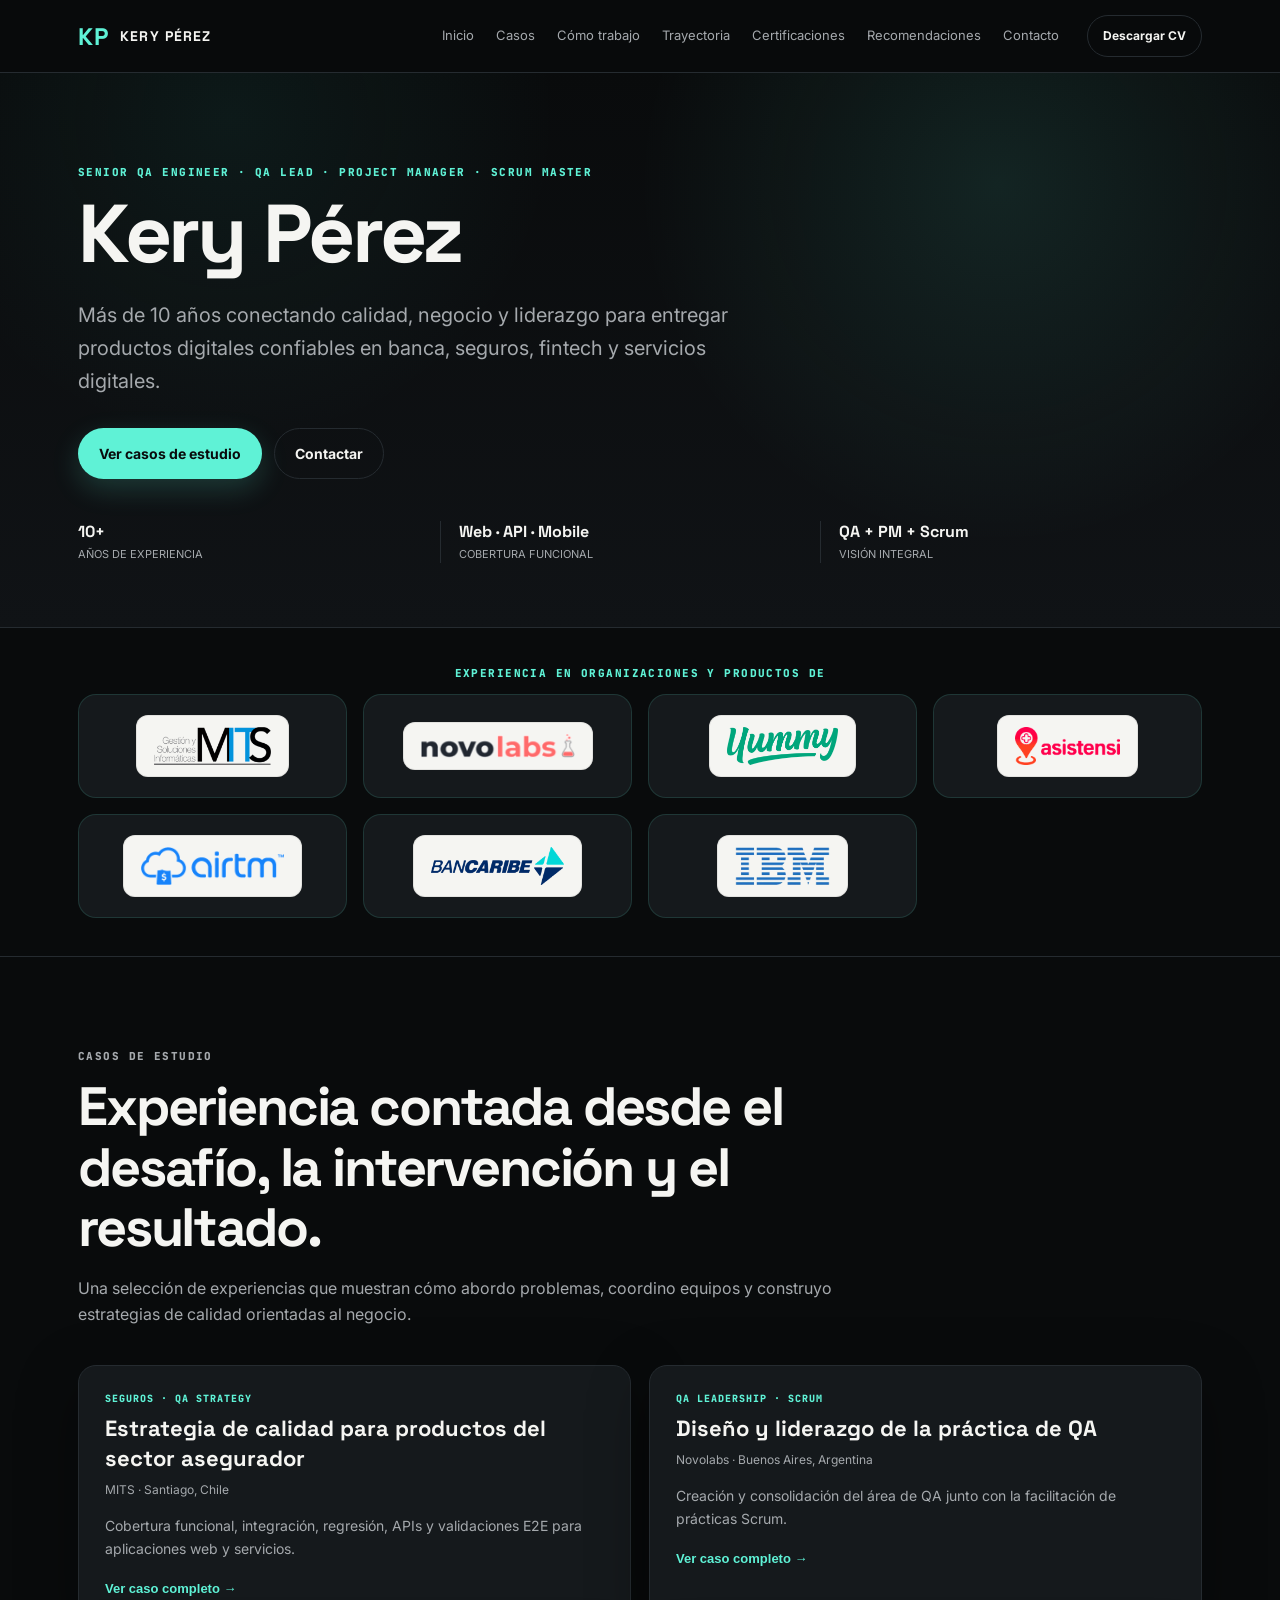
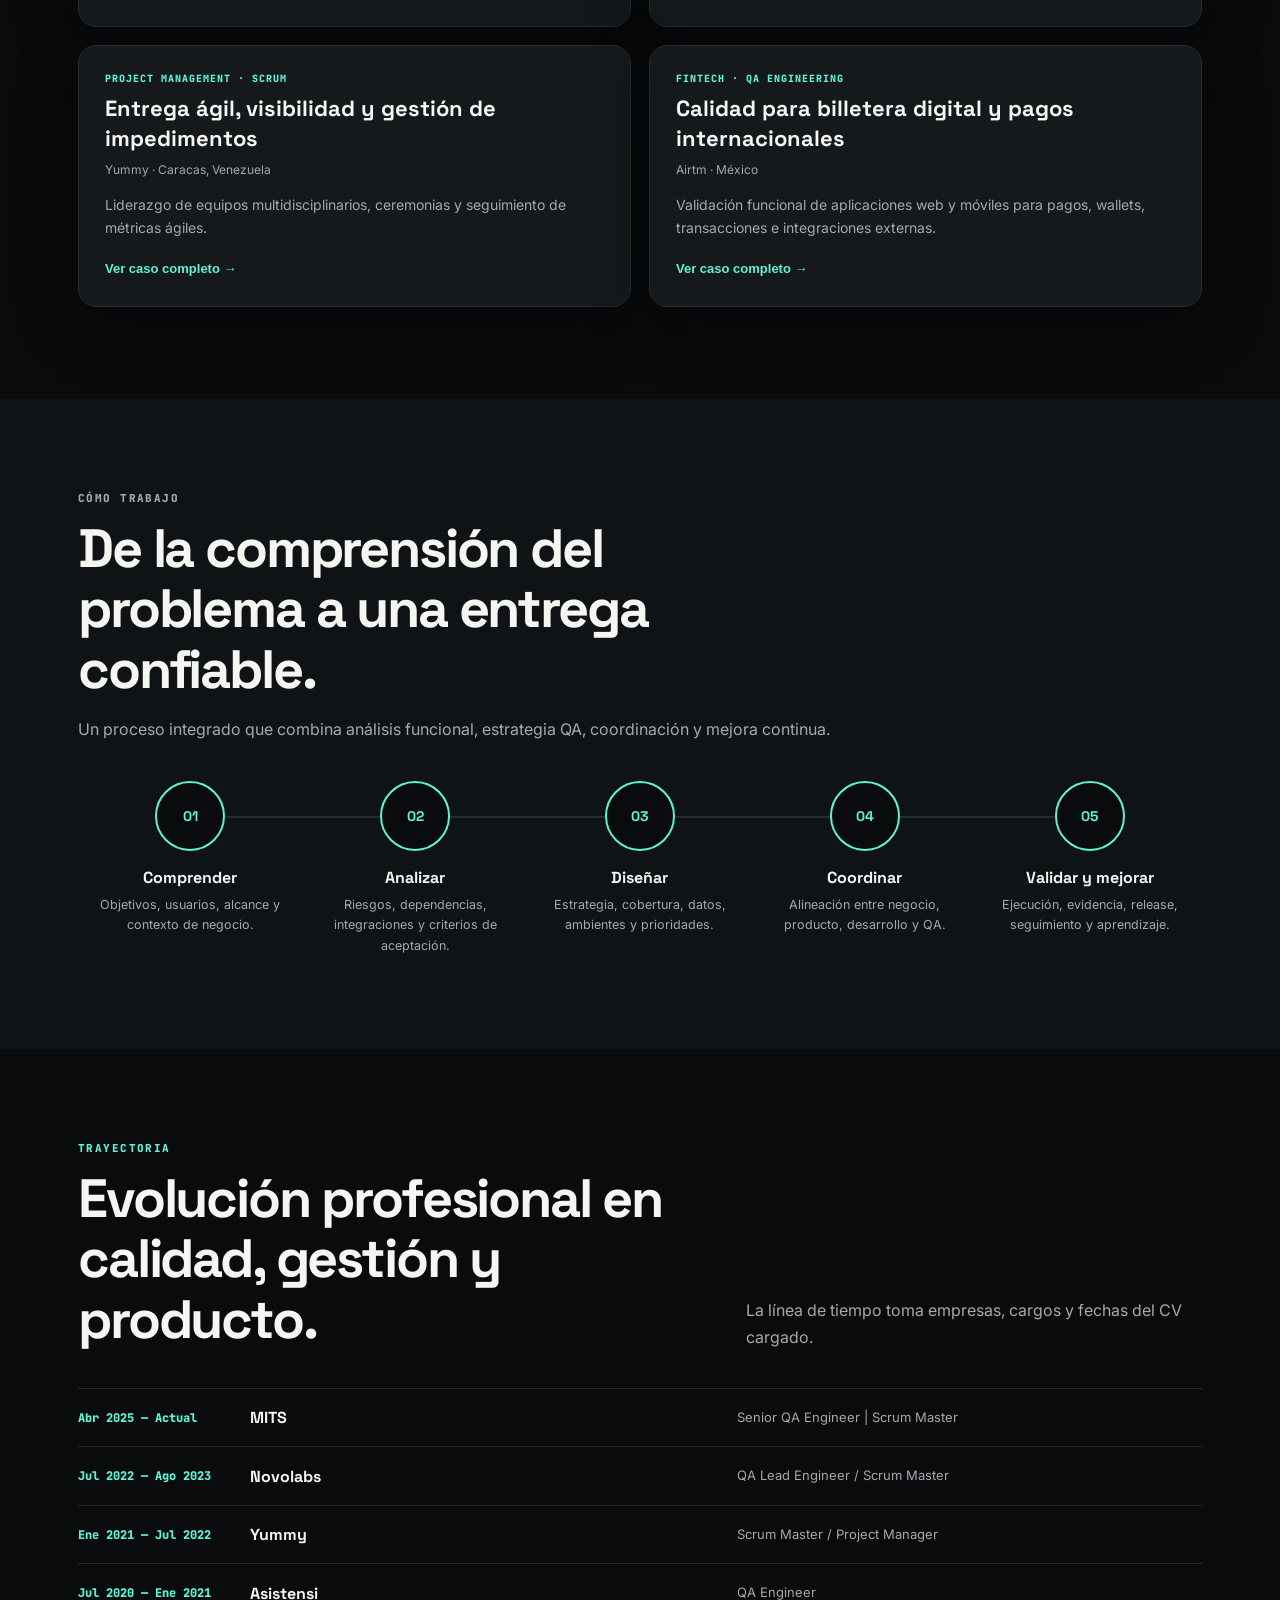
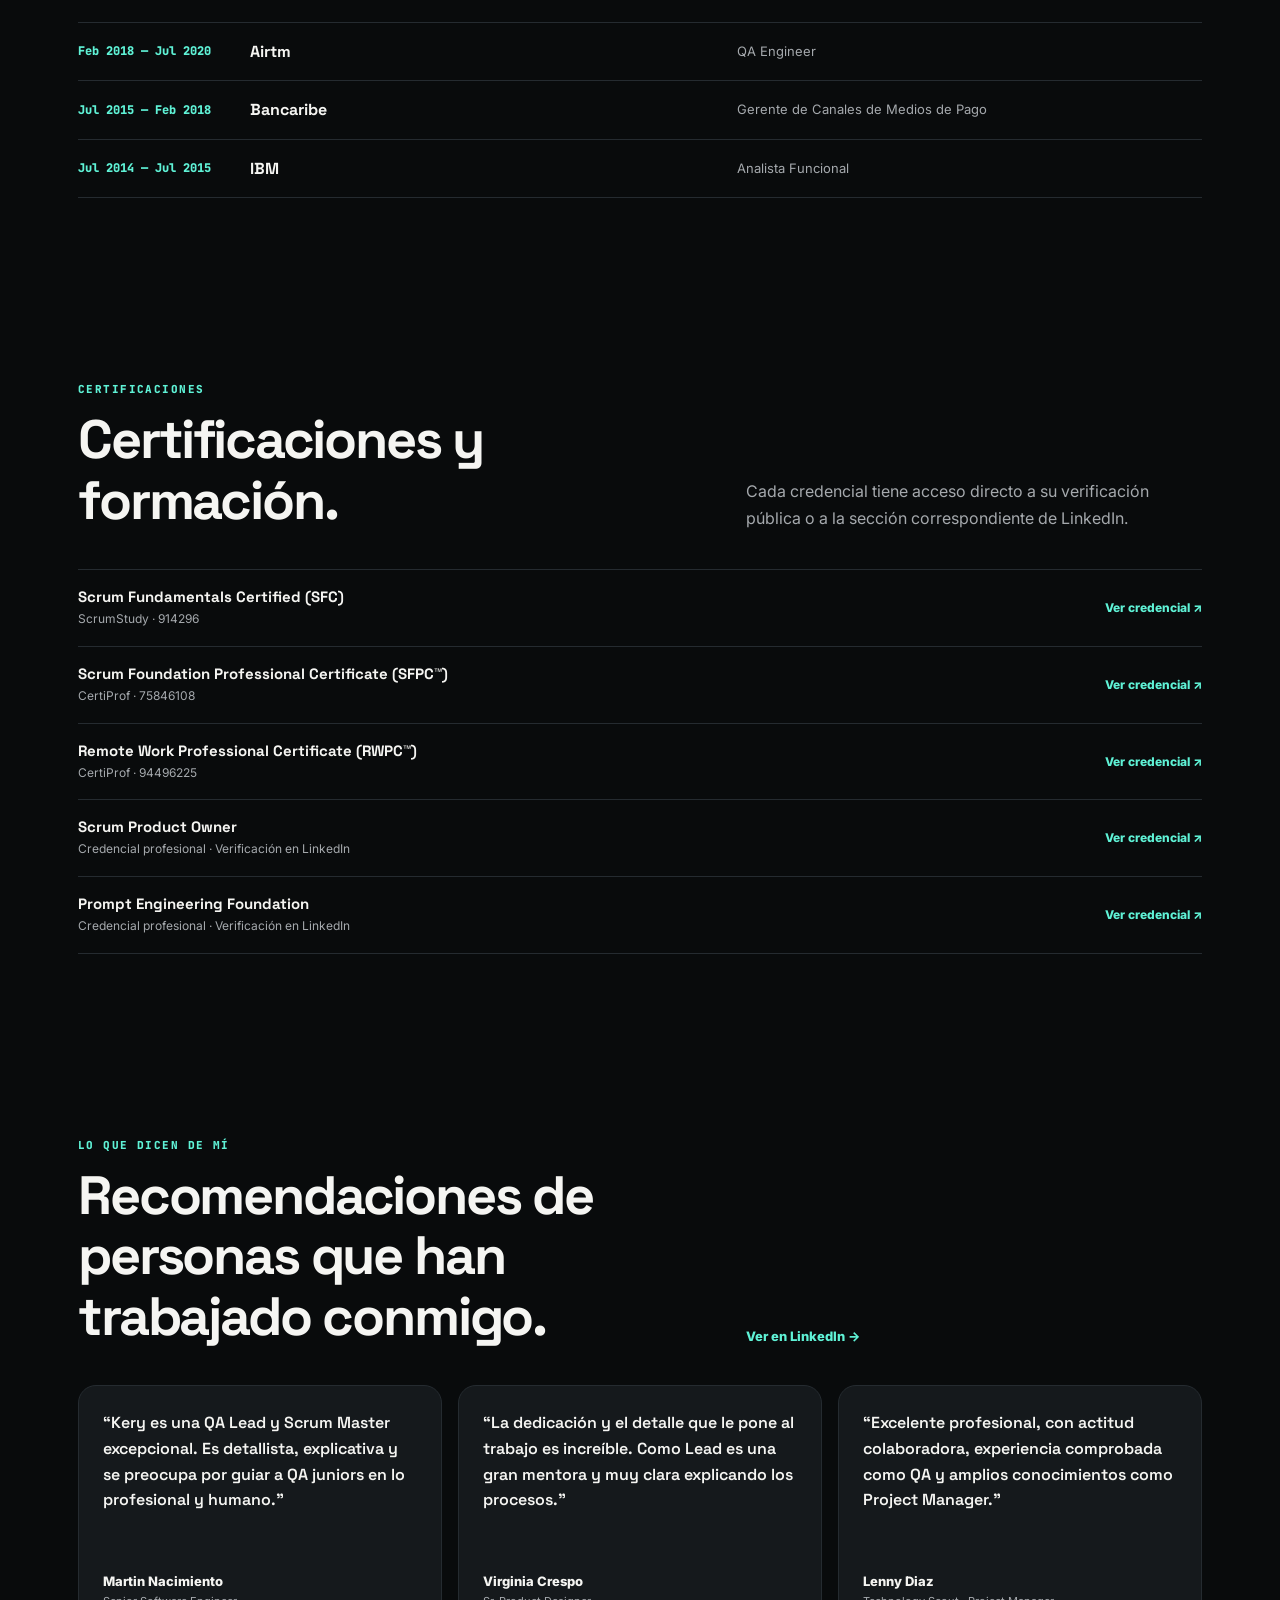
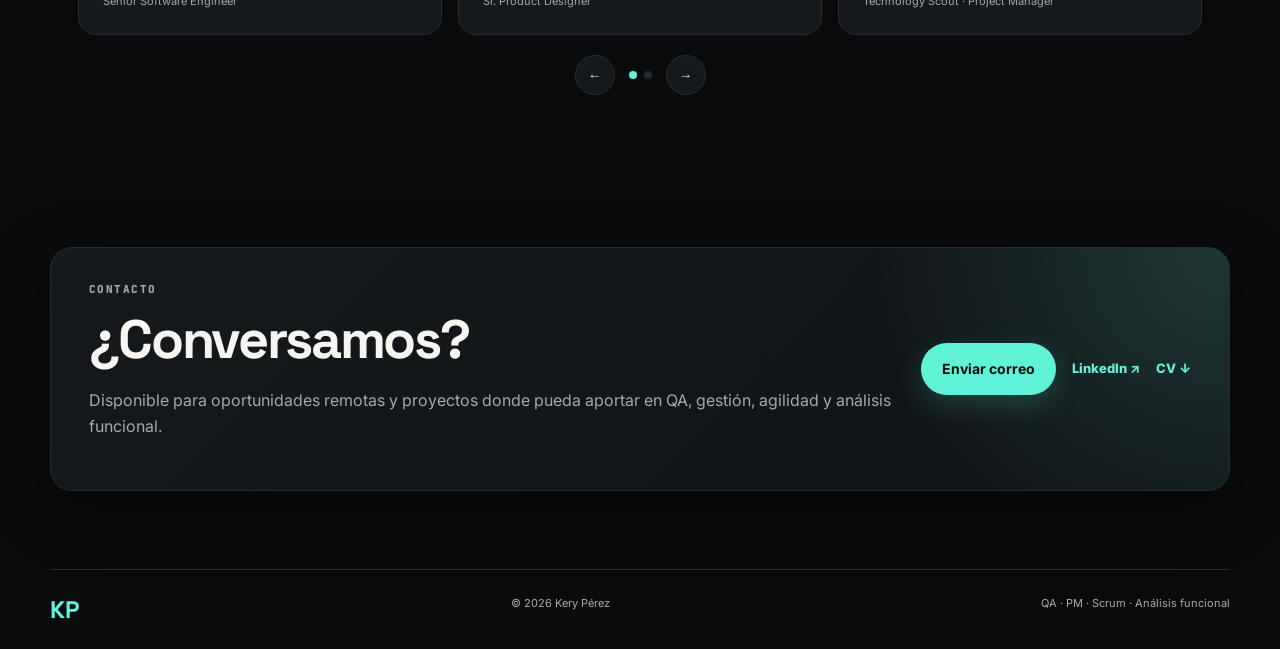
<file: index.html>
<!DOCTYPE html>
<html lang="es">
<head>
  <meta charset="UTF-8">
  <meta name="viewport" content="width=device-width, initial-scale=1.0">

  <title>Kery Pérez — QA Leadership · Project Management · Scrum</title>

  <meta
    name="description"
    content="Portafolio profesional de Kery Pérez: QA Leadership, Project Management, Scrum y análisis funcional para banca, seguros y fintech."
  >

  <link rel="preconnect" href="https://fonts.googleapis.com">
  <link rel="preconnect" href="https://fonts.gstatic.com" crossorigin>

 <link
  href="https://fonts.googleapis.com/css2?family=Inter:wght@400;500;600;700&family=JetBrains+Mono:wght@500;600;700&family=Space+Grotesk:wght@500;600;700&display=swap"
  rel="stylesheet"
>

  <link rel="stylesheet" href="assets/css/styles.css">
</head>

<body>

<header class="site-header">
  <div class="wrap nav">

    <a class="brand" href="#inicio">
      <span class="brand-mark">KP</span>
      <span>Kery Pérez</span>
    </a>

    <button
      class="nav-toggle"
      id="navToggle"
      aria-label="Abrir menú"
      type="button"
    >
      ☰
    </button>

    <nav class="nav-links" id="navLinks" aria-label="Navegación principal">
      <a href="#inicio">Inicio</a>
      <a href="#casos">Casos</a>
      <a href="#metodo">Cómo trabajo</a>
      <a href="#trayectoria">Trayectoria</a>
      <a href="#certificaciones">Certificaciones</a>
      <a href="#recomendaciones">Recomendaciones</a>
      <a href="#contacto">Contacto</a>
    </nav>

    <a
      class="btn btn-outline nav-cv"
      href="assets/docs/CV_Kery_Perez_2026.pdf"
      download
    >
      Descargar CV
    </a>

  </div>
</header>

<main>

  <!-- HERO -->
  <section class="hero" id="inicio">
    <div class="wrap hero-content">

      <div>
        <p class="eyebrow">
          Senior QA Engineer · QA Lead · Project Manager · Scrum Master
        </p>

        <h1>Kery Pérez</h1>

        <p class="hero-lede">
          Más de 10 años conectando calidad, negocio y liderazgo para entregar
          productos digitales confiables en banca, seguros, fintech y servicios
          digitales.
        </p>

        <div class="hero-actions">
          <a class="btn btn-primary" href="#casos">
            Ver casos de estudio
          </a>

          <a class="btn btn-secondary" href="#contacto">
            Contactar
          </a>
        </div>

        <div class="stats">

          <div>
            <strong>10+</strong>
            <span>Años de experiencia</span>
          </div>

          <div>
            <strong>Web · API · Mobile</strong>
            <span>Cobertura funcional</span>
          </div>

          <div>
            <strong>QA + PM + Scrum</strong>
            <span>Visión integral</span>
          </div>

        </div>
      </div>

    </div>
  </section>

  <!-- EMPRESAS -->
  <section class="company-section">
    <div class="wrap">

      <p class="section-label center">
        Experiencia en organizaciones y productos de
      </p>

      <div class="company-grid" id="companyGrid"></div>

    

    </div>
  </section>

  <!-- CASOS DE ESTUDIO -->
  <section class="section" id="casos">
  <div class="wrap">

    <div class="section-head cases-heading">
      <p class="section-label">Casos de estudio</p>

      <h2>
        Experiencia contada desde el desafío,
        la intervención y el resultado.
      </h2>

      <p class="cases-intro">
        Una selección de experiencias que muestran cómo abordo problemas,
        coordino equipos y construyo estrategias de calidad orientadas al negocio.
      </p>
    </div>

    <div class="case-grid" id="caseGrid"></div>

  </div>
</section>
  <!-- CÓMO TRABAJO -->
  <section class="section method-section" id="metodo">
    <div class="wrap">

      <div class="section-head">

        <p class="section-label">Cómo trabajo</p>

        <h2>
          De la comprensión del problema a una entrega confiable.
        </h2>

        <p>
          Un proceso integrado que combina análisis funcional, estrategia QA,
          coordinación y mejora continua.
        </p>

      </div>

      <div class="method-flow" id="methodFlow"></div>

    </div>
  </section>

  <!-- TRAYECTORIA -->
  <section class="section" id="trayectoria">
    <div class="wrap">

      <div class="section-head split">

        <div>
          <p class="section-label">Trayectoria</p>

          <h2>
            Evolución profesional en calidad, gestión y producto.
          </h2>
        </div>

        <p>
          La línea de tiempo toma empresas, cargos y fechas del CV cargado.
        </p>

      </div>

      <div class="timeline" id="timeline"></div>

    </div>
  </section>

  <!--
    CONTENEDOR OCULTO REQUERIDO POR EL JAVASCRIPT.
    No se muestra en pantalla, pero evita que app.js se detenga
    cuando intenta cargar los recursos.
  -->
  <div id="libraryGrid" hidden></div>

  <!-- CERTIFICACIONES -->
  <section
    class="section certification-section"
    id="certificaciones"
  >
    <div class="wrap">

      <div class="section-head split">

        <div>
          <p class="section-label">Certificaciones</p>

          <h2>
            Certificaciones y formación.
          </h2>
        </div>

        <p>
          Cada credencial tiene acceso directo a su verificación pública o a la
          sección correspondiente de LinkedIn.
        </p>

      </div>

      <div
        class="certification-list"
        id="certificationList"
      ></div>

    </div>
  </section>

  <!-- RECOMENDACIONES -->
  <section class="section" id="recomendaciones">
    <div class="wrap">

      <div class="section-head split">

        <div>
          <p class="section-label">Lo que dicen de mí</p>

          <h2>
            Recomendaciones de personas que han trabajado conmigo.
          </h2>
        </div>

        <a
          class="text-link"
          href="https://www.linkedin.com/in/kandreinaperez/details/recommendations/"
          target="_blank"
          rel="noopener noreferrer"
        >
          Ver en LinkedIn →
        </a>

      </div>

      <div class="carousel">
        <div
          class="recommendation-track"
          id="recommendationTrack"
        ></div>
      </div>

      <div class="carousel-controls">

        <button
          id="prevRec"
          aria-label="Recomendación anterior"
          type="button"
        >
          ←
        </button>

        <div id="recDots"></div>

        <button
          id="nextRec"
          aria-label="Siguiente recomendación"
          type="button"
        >
          →
        </button>

      </div>

    </div>
  </section>

  <!-- CONTACTO -->
  <section class="contact-section" id="contacto">
    <div class="wrap contact-card">

      <div>
        <p class="section-label">Contacto</p>

        <h2>¿Conversamos?</h2>

        <p>
          Disponible para oportunidades remotas y proyectos donde pueda aportar
          en QA, gestión, agilidad y análisis funcional.
        </p>
      </div>

      <div class="contact-actions">

        <a
          class="btn btn-primary"
          href="mailto:kery.aph@gmail.com"
        >
          Enviar correo
        </a>

        <a
          class="text-link"
          href="https://www.linkedin.com/in/kandreinaperez/"
          target="_blank"
          rel="noopener noreferrer"
        >
          LinkedIn ↗
        </a>

        <a
          class="text-link"
          href="assets/docs/CV_Kery_Perez_2026.pdf"
          download
        >
          CV ↓
        </a>

      </div>

    </div>
  </section>

</main>

<footer>
  <div class="wrap footer-inner">

    <span class="brand-mark">KP</span>

    <span>© 2026 Kery Pérez</span>

    <span>
      QA · PM · Scrum · Análisis funcional
    </span>

  </div>
</footer>

<script src="assets/js/data.js"></script>
<script src="assets/js/app.js"></script>

</body>
</html>
</file>
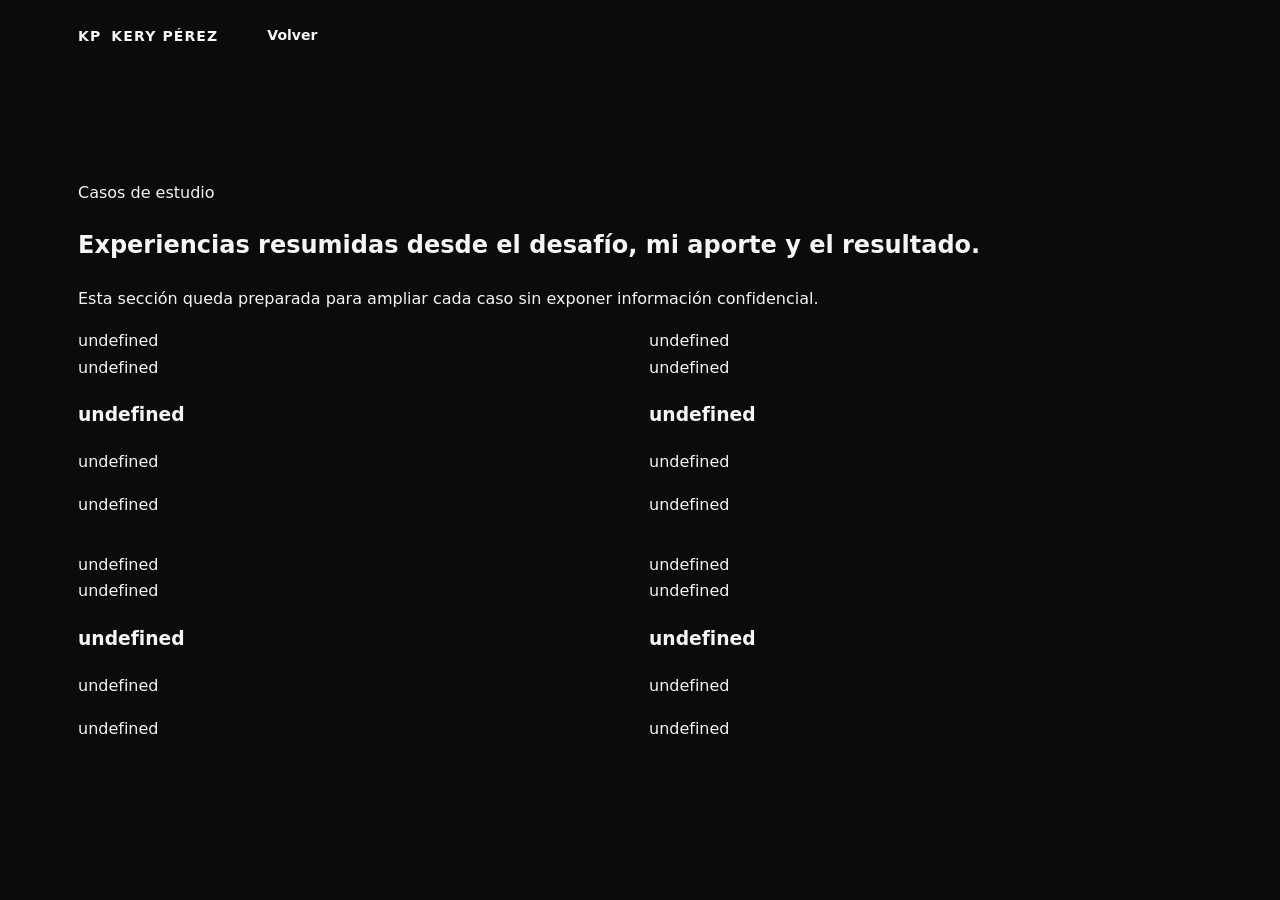
<file: projects/index.html>
<!doctype html><html lang="es"><head><meta charset="utf-8"><meta name="viewport" content="width=device-width,initial-scale=1"><title>Casos — Kery Pérez</title><link rel="stylesheet" href="../assets/css/styles.css"></head><body><header class="header"><div class="wrap nav"><a class="brand" href="../index.html"><span>KP</span>Kery Pérez</a><a class="btn outline" href="../index.html">Volver</a></div></header><main class="section"><div class="wrap"><p class="label">Casos de estudio</p><div class="head"><h2>Experiencias resumidas desde el desafío, mi aporte y el resultado.</h2><p>Esta sección queda preparada para ampliar cada caso sin exponer información confidencial.</p></div><div class="case-grid" id="cases"></div></div></main><script src="../assets/js/data.js"></script><script>document.querySelector('#cases').innerHTML=DATA.cases.map(x=>`<article class="card"><div class="icon">${x[0]}</div><div class="category">${x[1]}</div><h3>${x[2]}</h3><div class="client">${x[3]}</div><p>${x[4]}</p></article>`).join('')</script></body></html>
</file>
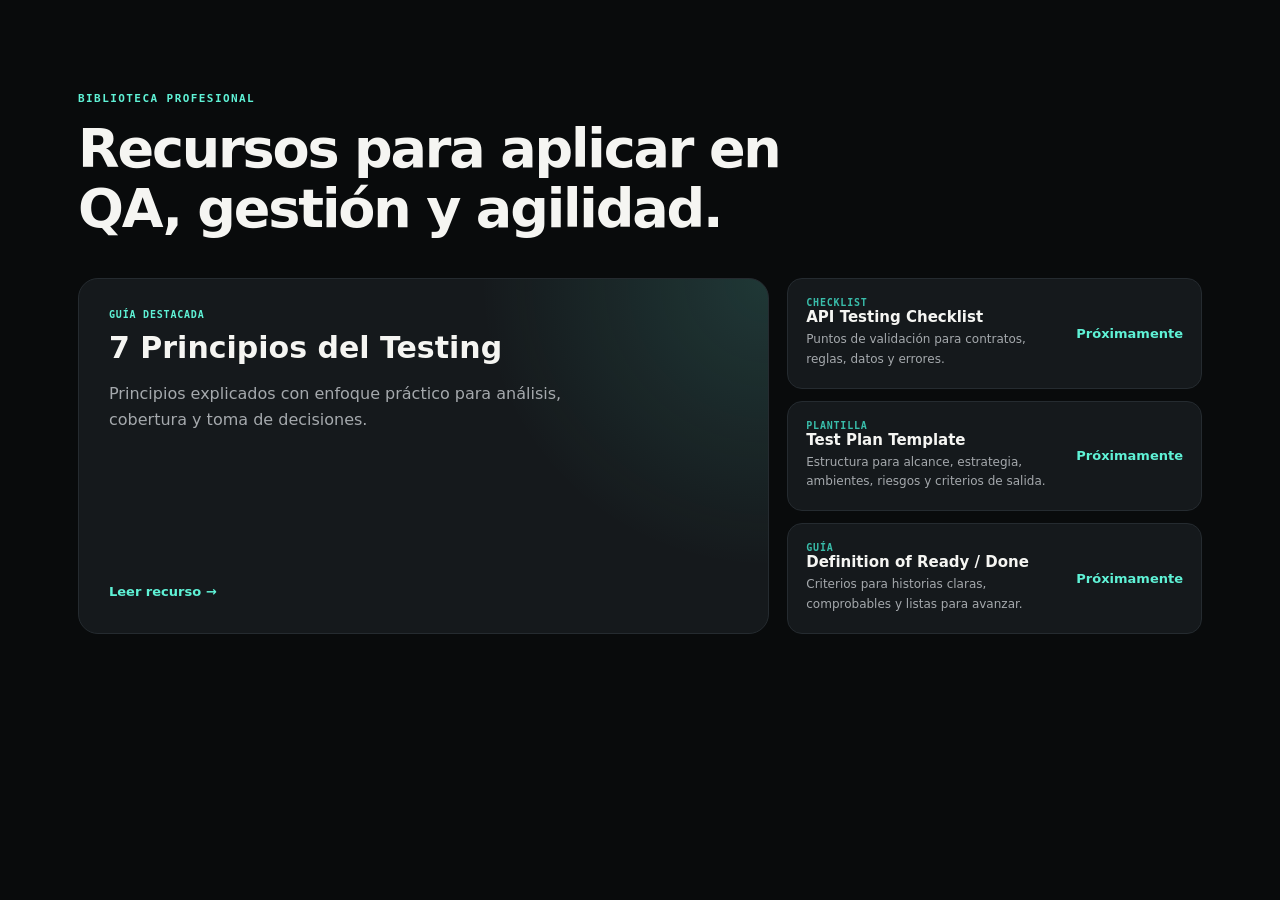
<file: resources/index.html>
<!doctype html><html lang="es"><head><meta charset="utf-8"><meta name="viewport" content="width=device-width,initial-scale=1"><title>Biblioteca profesional — Kery Pérez</title><link rel="stylesheet" href="../assets/css/styles.css"></head><body><main class="section"><div class="wrap"><p class="section-label">Biblioteca profesional</p><div class="section-head"><h2>Recursos para aplicar en QA, gestión y agilidad.</h2></div><div class="library-layout" id="libraryGrid"></div></div></main><script src="../assets/js/data.js"></script><script>const [f,...r]=DATA.resources;document.querySelector('#libraryGrid').innerHTML=`<article class="resource-feature"><div><div class="resource-type">${f.type}</div><h3>${f.title}</h3><p>${f.desc}</p></div><a class="text-link" href="7-principios-del-testing.html">Leer recurso →</a></article><div class="resource-list">${r.map(x=>`<article class="resource-row"><div><div class="resource-type">${x.type}</div><h3>${x.title}</h3><p>${x.desc}</p></div><span class="text-link">Próximamente</span></article>`).join('')}</div>`</script></body></html>
</file>
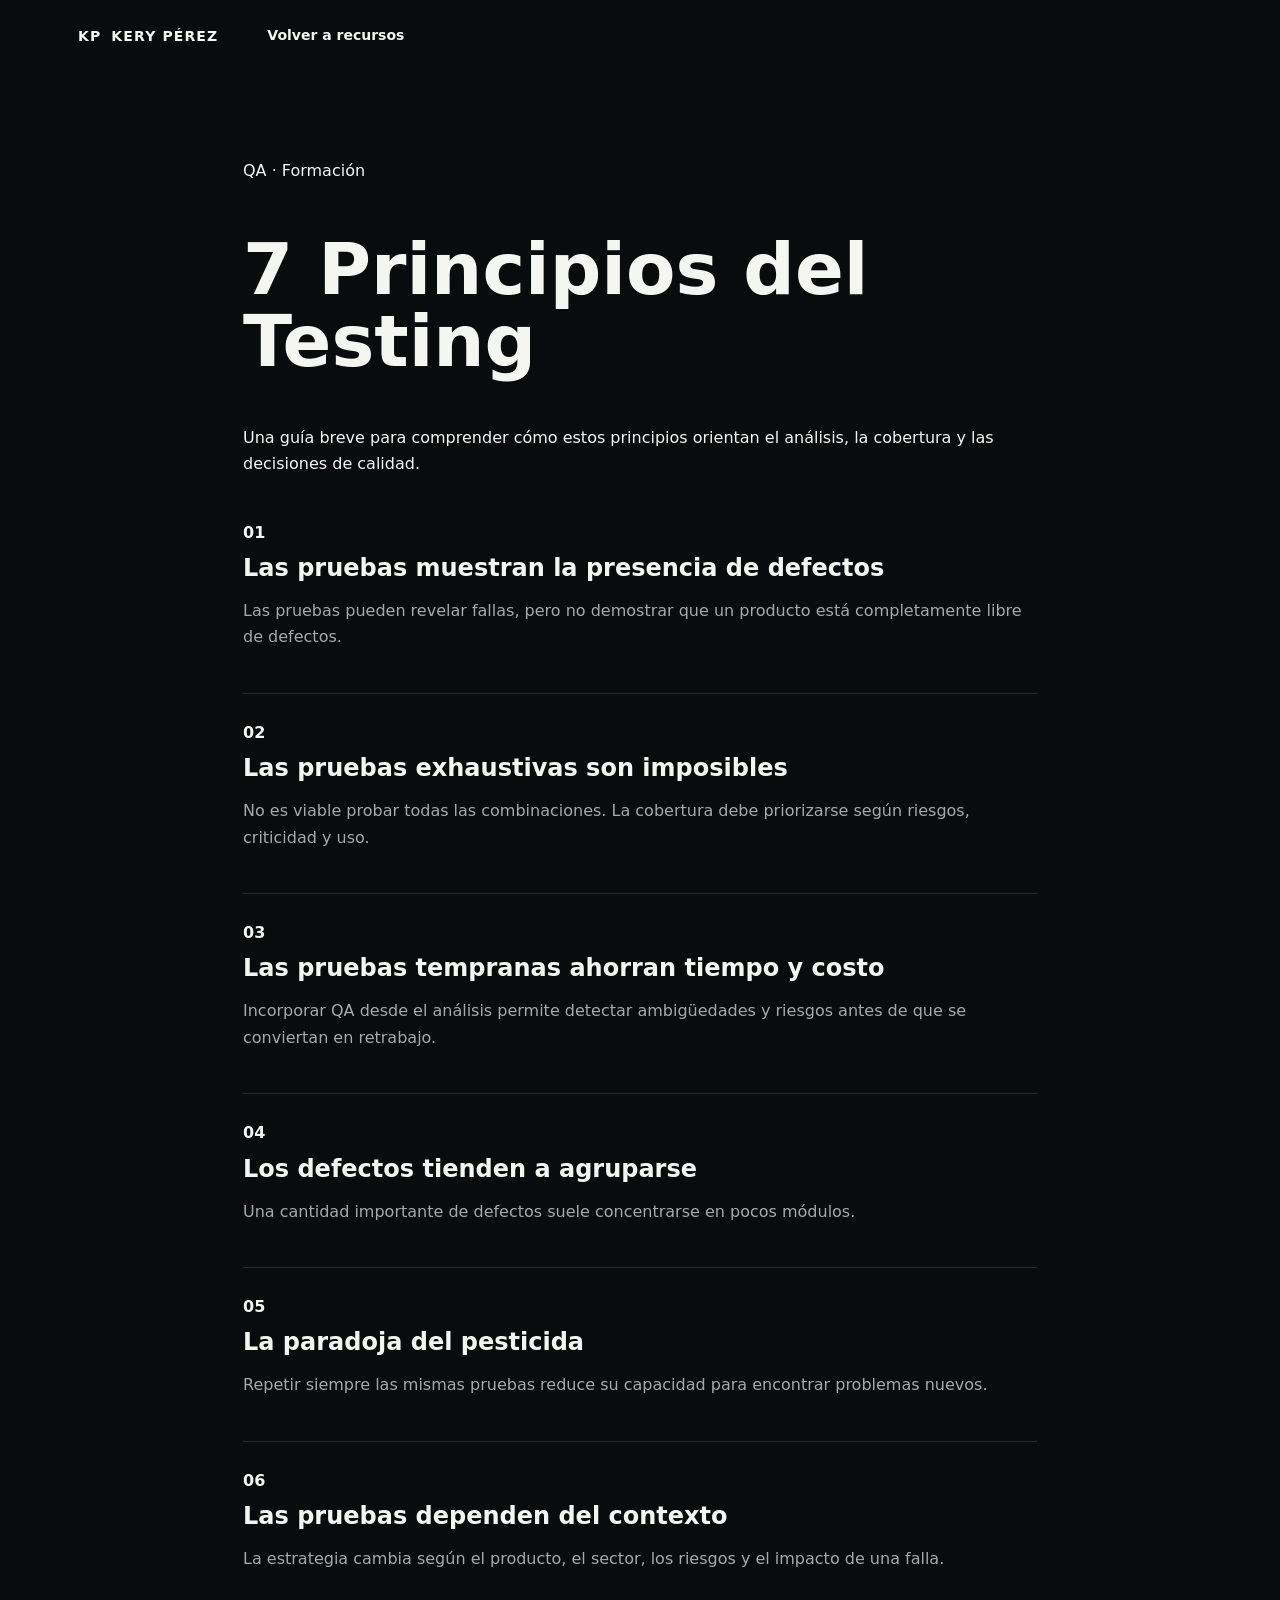
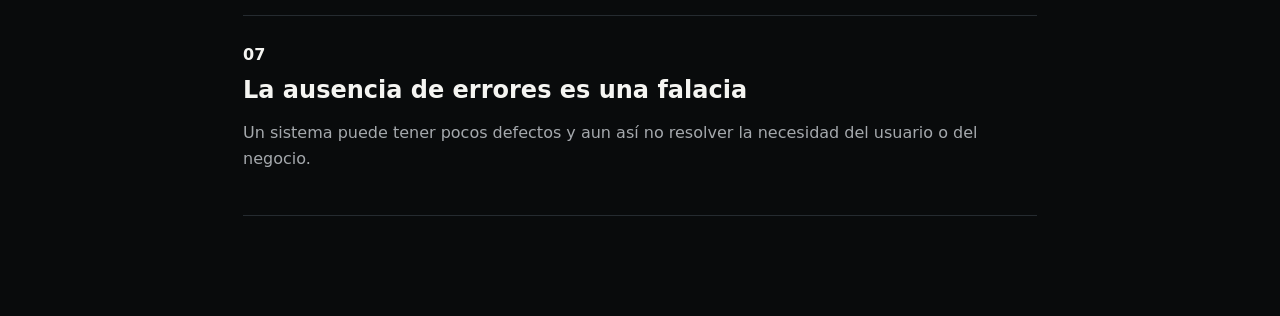
<file: resources/7-principios-del-testing.html>
<!doctype html><html lang="es"><head><meta charset="utf-8"><meta name="viewport" content="width=device-width,initial-scale=1"><title>7 Principios del Testing — Kery Pérez</title><link rel="stylesheet" href="../assets/css/styles.css"><style>.article{max-width:850px;margin:auto;padding:70px 28px 100px}.article h1{font:700 clamp(44px,6vw,72px)/1 var(--display)}.principle{padding:26px 0;border-bottom:1px solid var(--line)}.principle h2{font:700 24px var(--heading);margin:8px 0}.principle p{color:var(--muted)}</style></head><body><header class="header"><div class="wrap nav"><a class="brand" href="../index.html"><span>KP</span>Kery Pérez</a><a class="btn outline" href="index.html">Volver a recursos</a></div></header><main class="article"><p class="label">QA · Formación</p><h1>7 Principios del Testing</h1><p class="lede">Una guía breve para comprender cómo estos principios orientan el análisis, la cobertura y las decisiones de calidad.</p><section class="principle"><b>01</b><h2>Las pruebas muestran la presencia de defectos</h2><p>Las pruebas pueden revelar fallas, pero no demostrar que un producto está completamente libre de defectos.</p></section><section class="principle"><b>02</b><h2>Las pruebas exhaustivas son imposibles</h2><p>No es viable probar todas las combinaciones. La cobertura debe priorizarse según riesgos, criticidad y uso.</p></section><section class="principle"><b>03</b><h2>Las pruebas tempranas ahorran tiempo y costo</h2><p>Incorporar QA desde el análisis permite detectar ambigüedades y riesgos antes de que se conviertan en retrabajo.</p></section><section class="principle"><b>04</b><h2>Los defectos tienden a agruparse</h2><p>Una cantidad importante de defectos suele concentrarse en pocos módulos.</p></section><section class="principle"><b>05</b><h2>La paradoja del pesticida</h2><p>Repetir siempre las mismas pruebas reduce su capacidad para encontrar problemas nuevos.</p></section><section class="principle"><b>06</b><h2>Las pruebas dependen del contexto</h2><p>La estrategia cambia según el producto, el sector, los riesgos y el impacto de una falla.</p></section><section class="principle"><b>07</b><h2>La ausencia de errores es una falacia</h2><p>Un sistema puede tener pocos defectos y aun así no resolver la necesidad del usuario o del negocio.</p></section></main></body></html>
</file>
<file: assets/css/styles.css>
:root {
  --bg: #090B0C;
  --paper: #15191C;
  --paper2: #101316;
  --text: #F5F5F2;
  --muted: #A5A9AD;
  --line: #252B30;
  --accent: #5FF2D6;
  --accent2: #39BDAA;
  --accentSoft: rgba(95, 242, 214, 0.10);
  --navy: #15191C;
  --shadow: 0 18px 60px rgba(0, 0, 0, 0.35);
  --radius: 20px;
  --display: "Space Grotesk", system-ui, sans-serif;
  --heading: "Space Grotesk", system-ui, sans-serif;
  --body: "Inter", system-ui, sans-serif;
  --mono: "JetBrains Mono", monospace;
  --container: 1180px;
}

* {
  box-sizing: border-box;
}

html {
  scroll-behavior: smooth;
}

body {
  margin: 0;
  color: var(--text);
  background: var(--bg);
  font-family: var(--body);
  line-height: 1.65;
}

a {
  text-decoration: none;
  color: inherit;
}

.wrap {
  max-width: var(--container);
  margin: auto;
  padding: 0 28px;
}

.section {
  padding: 92px 0;
}

.site-header {
  position: sticky;
  top: 0;
  z-index: 30;
  background: rgba(9, 11, 12, 0.88);
  backdrop-filter: blur(14px);
  border-bottom: 1px solid var(--line);
}

.nav {
  height: 72px;
  display: flex;
  align-items: center;
  gap: 28px;
}

.brand {
  display: flex;
  align-items: center;
  gap: 10px;
  font: 700 14px var(--heading);
  text-transform: uppercase;
  letter-spacing: 0.08em;
  color: var(--text);
}

.brand-mark {
  font: 700 24px var(--heading);
  color: var(--accent);
}

.nav-links {
  margin-left: auto;
  display: flex;
  gap: 22px;
}

.nav-links a {
  font-size: 13px;
  color: var(--muted);
  transition: color 0.2s ease;
}

.nav-links a:hover {
  color: var(--accent);
}

.nav-toggle {
  display: none;
  border: 1px solid var(--line);
  background: var(--paper);
  color: var(--text);
  font-size: 22px;
  border-radius: 10px;
}

.btn {
  display: inline-flex;
  align-items: center;
  justify-content: center;
  padding: 13px 20px;
  border-radius: 999px;
  border: 1px solid transparent;
  font-weight: 700;
  font-size: 14px;
  transition: all 0.2s ease;
}

.btn-primary {
  background: var(--accent);
  color: var(--bg);
  box-shadow: 0 10px 28px rgba(95, 242, 214, 0.18);
}

.btn-primary:hover {
  background: transparent;
  color: var(--accent);
  border-color: var(--accent);
  transform: translateY(-2px);
}

.btn-secondary,
.btn-outline {
  background: transparent;
  color: var(--text);
  border-color: var(--line);
}

.btn-secondary:hover,
.btn-outline:hover {
  color: var(--accent);
  border-color: var(--accent);
  transform: translateY(-2px);
}

.nav-cv {
  padding: 10px 15px;
  font-size: 12px;
}

.hero {
  padding: 92px 0 64px;
  background:
    radial-gradient(circle at 78% 20%, rgba(95, 242, 214, 0.10), transparent 33%),
    radial-gradient(circle at 18% 8%, rgba(57, 189, 170, 0.08), transparent 28%),
    linear-gradient(180deg, #090B0C, #101316);
}

.hero-grid {
  display: grid;
  grid-template-columns: 1.08fr 0.92fr;
  gap: 72px;
  align-items: center;
}

.eyebrow,
.section-label {
  color: var(--accent);
  font: 800 11px var(--mono);
  letter-spacing: 0.13em;
  text-transform: uppercase;
  margin: 0 0 14px;
}

.center {
  text-align: center;
}

.hero h1,
.section-head h2,
.contact-card h2 {
  font: 700 clamp(48px, 7vw, 82px) / 1 var(--display);
  letter-spacing: -0.04em;
  margin: 0;
  color: var(--text);
}

.section-head h2,
.contact-card h2 {
  font-size: clamp(34px, 4.8vw, 54px);
  line-height: 1.12;
}

.hero-lede {
  font-size: 20px;
  color: var(--muted);
  max-width: 650px;
  margin: 24px 0 0;
}

.hero-actions {
  display: flex;
  gap: 12px;
  margin-top: 30px;
}

.stats {
  display: grid;
  grid-template-columns: repeat(3, 1fr);
  gap: 18px;
  margin-top: 42px;
}

.stats div {
  border-right: 1px solid var(--line);
  padding-right: 14px;
}

.stats div:last-child {
  border: 0;
}

.stats strong {
  display: block;
  font: 800 16px var(--heading);
  color: var(--text);
}

.stats span {
  display: block;
  color: var(--muted);
  font-size: 11px;
  text-transform: uppercase;
  margin-top: 3px;
}

.hero-card {
  position: relative;
}

.portrait-frame {
  height: 470px;
  border-radius: 38px;
  background:
    linear-gradient(145deg, rgba(95, 242, 214, 0.16), rgba(21, 25, 28, 0.95));
  border: 1px solid var(--line);
  overflow: hidden;
  display: grid;
  place-items: center;
  box-shadow: var(--shadow);
}

.portrait-frame img {
  width: 100%;
  height: 100%;
  object-fit: cover;
  object-position: center 16%;
  filter: none;
}

.portrait-placeholder {
  text-align: center;
}

.portrait-placeholder span {
  display: block;
  color: var(--muted);
  font-size: 12px;
  margin-top: 6px;
}

.hero-card blockquote {
  position: absolute;
  right: -10px;
  bottom: 18px;
  background: var(--paper);
  border: 1px solid var(--line);
  box-shadow: var(--shadow);
  border-radius: 14px;
  padding: 18px 22px;
  max-width: 310px;
  margin: 0;
  font-size: 15px;
  color: var(--text);
}

.company-section {
  padding: 38px 0;
  border-top: 1px solid var(--line);
  border-bottom: 1px solid var(--line);
  background: var(--bg);
}

.company-grid {
  display: grid;
  grid-template-columns: repeat(4, 1fr);
  gap: 16px;
}

.company {
  height: 104px;
  border: 1px solid rgba(95, 242, 214, 0.14);
  border-radius: 18px;
  background: #15191C;
  display: grid;
  place-items: center;
  padding: 14px;
  transition: all 0.2s ease;
}

.company:hover {
  border-color: rgba(95, 242, 214, 0.42);
  transform: translateY(-2px);
}

.company img {
  width: auto;
  height: auto;
  max-width: 190px;
  max-height: 62px;
  object-fit: contain;
  filter: none;
  background: #F5F5F2;
  border-radius: 12px;
  padding: 12px 18px;
  box-shadow: inset 0 0 0 1px rgba(9, 11, 12, 0.08);
}

.company-fallback {
  font: 800 18px var(--heading);
  color: var(--text);
}

.logo-note {
  text-align: center;
  color: var(--muted);
  font-size: 11px;
  margin: 16px 0 0;
}

.section-head {
  max-width: 760px;
  margin-bottom: 38px;
}

.section-head > p {
  color: var(--muted);
}

.section-head.split {
  max-width: none;
  display: grid;
  grid-template-columns: 1fr 0.75fr;
  gap: 60px;
  align-items: end;
}

.section-head.split > p {
  margin: 0;
}

.case-grid {
  display: grid;
  grid-template-columns: repeat(2, 1fr);
  gap: 18px;
}

.case-card {
  border: 1px solid var(--line);
  border-radius: 18px;
  background: var(--paper);
  box-shadow: var(--shadow);
  overflow: hidden;
  transition: all 0.2s ease;
}

.case-card:hover {
  border-color: rgba(95, 242, 214, 0.55);
  transform: translateY(-4px);
}

.case-summary {
  padding: 26px;
}

.case-kicker {
  font: 800 10px var(--mono);
  letter-spacing: 0.1em;
  text-transform: uppercase;
  color: var(--accent);
}

.case-card h3 {
  font: 800 22px / 1.35 var(--heading);
  margin: 9px 0 0;
  color: var(--text);
}

.case-client {
  font-size: 12px;
  color: var(--muted);
  margin-top: 6px;
}

.case-summary p {
  color: var(--muted);
  font-size: 14px;
}

.case-toggle {
  border: 0;
  background: none;
  padding: 0;
  color: var(--accent);
  font-weight: 800;
  font-size: 13px;
  cursor: pointer;
}

.case-detail {
  display: none;
  padding: 0 26px 26px;
  border-top: 1px solid var(--line);
}

.case-detail.open {
  display: grid;
  grid-template-columns: repeat(2, 1fr);
  gap: 18px;
  padding-top: 22px;
}

.detail-block h4 {
  font: 800 10px var(--mono);
  text-transform: uppercase;
  letter-spacing: 0.08em;
  color: var(--accent2);
  margin: 0 0 6px;
}

.detail-block p {
  margin: 0;
  font-size: 13.5px;
  color: var(--muted);
}

.detail-result {
  grid-column: 1 / -1;
  background: var(--paper2);
  border: 1px solid var(--line);
  padding: 16px;
  border-radius: 12px;
  font-size: 13.5px;
  color: var(--text);
}

.method-section {
  background: var(--paper2);
}

.method-flow {
  display: grid;
  grid-template-columns: repeat(5, 1fr);
  gap: 0;
  position: relative;
}

.method-flow:before {
  content: "";
  position: absolute;
  left: 8%;
  right: 8%;
  top: 35px;
  height: 2px;
  background: var(--line);
}

.method-step {
  position: relative;
  text-align: center;
  padding: 0 14px;
}

.method-node {
  width: 70px;
  height: 70px;
  border-radius: 50%;
  margin: 0 auto;
  background: var(--bg);
  border: 2px solid var(--accent);
  display: grid;
  place-items: center;
  position: relative;
  z-index: 1;
  font: 800 14px var(--heading);
  color: var(--accent);
}

.method-step h3 {
  font: 800 16px var(--heading);
  margin: 16px 0 0;
  color: var(--text);
}

.method-step p {
  font-size: 12.5px;
  color: var(--muted);
  margin: 7px 0 0;
}

.timeline {
  display: grid;
  gap: 0;
  border-top: 1px solid var(--line);
}

.timeline-item {
  display: grid;
  grid-template-columns: 150px 1fr 1fr;
  gap: 22px;
  padding: 18px 0;
  border-bottom: 1px solid var(--line);
  align-items: center;
}

.timeline-item .period {
  font: 800 12px var(--mono);
  color: var(--accent);
}

.timeline-item h3 {
  font: 800 16px var(--heading);
  margin: 0;
  color: var(--text);
}

.timeline-item p {
  color: var(--muted);
  font-size: 13px;
  margin: 0;
}

.library-section {
  background: var(--paper2);
}

.library-layout {
  display: grid;
  grid-template-columns: 1.25fr 0.75fr;
  gap: 18px;
}

.resource-feature {
  background:
    radial-gradient(circle at top right, rgba(95, 242, 214, 0.14), transparent 18rem),
    var(--paper);
  color: var(--text);
  border: 1px solid var(--line);
  border-radius: 20px;
  padding: 30px;
  min-height: 300px;
  display: flex;
  flex-direction: column;
  justify-content: space-between;
}

.resource-feature .resource-type {
  color: var(--accent);
}

.resource-feature h3 {
  font: 800 30px var(--heading);
  margin: 10px 0;
  color: var(--text);
}

.resource-feature p {
  color: var(--muted);
  max-width: 520px;
}

.resource-list {
  display: grid;
  gap: 12px;
}

.resource-row {
  background: var(--paper);
  border: 1px solid var(--line);
  border-radius: 15px;
  padding: 18px;
  display: grid;
  grid-template-columns: 1fr auto;
  gap: 12px;
  align-items: center;
  transition: all 0.2s ease;
}

.resource-row:hover {
  border-color: rgba(95, 242, 214, 0.55);
  transform: translateY(-2px);
}

.resource-row h3 {
  font: 800 15px var(--heading);
  margin: 0;
  color: var(--text);
}

.resource-row p {
  font-size: 12px;
  color: var(--muted);
  margin: 4px 0 0;
}

.resource-type {
  font: 800 10px var(--mono);
  text-transform: uppercase;
  letter-spacing: 0.08em;
  color: var(--accent2);
}

.text-link {
  color: var(--accent);
  font-weight: 800;
  font-size: 13px;
}

.text-link:hover {
  color: var(--accent2);
}

.carousel {
  overflow: hidden;
}

.recommendation-track {
  display: flex;
  transition: transform 0.4s ease;
}

.recommendation-page {
  min-width: 100%;
  display: grid;
  grid-template-columns: repeat(3, 1fr);
  gap: 16px;
}

.recommendation {
  border: 1px solid var(--line);
  border-radius: 18px;
  padding: 24px;
  background: var(--paper);
  min-height: 250px;
  display: flex;
  flex-direction: column;
  justify-content: space-between;
}

.recommendation blockquote {
  font: 600 16px / 1.6 var(--heading);
  margin: 0;
  color: var(--text);
}

.recommendation .name {
  font-weight: 800;
  font-size: 13px;
  color: var(--text);
}

.recommendation .role {
  font-size: 11px;
  color: var(--muted);
}

.carousel-controls {
  display: flex;
  justify-content: center;
  align-items: center;
  gap: 14px;
  margin-top: 20px;
}

.carousel-controls button {
  width: 40px;
  height: 40px;
  border-radius: 50%;
  border: 1px solid var(--line);
  background: var(--paper);
  color: var(--text);
}

.carousel-controls button:hover {
  border-color: var(--accent);
  color: var(--accent);
}

.carousel-controls #recDots {
  display: flex;
  gap: 7px;
}

.dot {
  width: 8px;
  height: 8px;
  border-radius: 50%;
  background: var(--line);
}

.dot.active {
  background: var(--accent);
}

.contact-section {
  padding: 60px 0 78px;
}

.contact-card {
  background:
    radial-gradient(circle at top right, rgba(95, 242, 214, 0.16), transparent 22rem),
    linear-gradient(135deg, #15191C, #101316);
  border: 1px solid var(--line);
  border-radius: 22px;
  padding: 34px 38px;
  display: grid;
  grid-template-columns: 1fr auto;
  gap: 30px;
  align-items: center;
  box-shadow: var(--shadow);
}

.contact-card p {
  color: var(--muted);
}

.contact-actions {
  display: flex;
  gap: 16px;
  align-items: center;
}

.footer-inner {
  border-top: 1px solid var(--line);
  padding: 24px 0;
  display: flex;
  justify-content: space-between;
  gap: 16px;
  color: var(--muted);
  font-size: 11px;
}

.certification-section {
  background: var(--bg);
}

.certification-list {
  border-top: 1px solid var(--line);
}

.certification-row {
  display: grid;
  grid-template-columns: 1fr auto;
  gap: 24px;
  align-items: center;
  padding: 17px 0;
  border-bottom: 1px solid var(--line);
  transition: 0.2s ease;
}

.certification-row:hover {
  padding-left: 8px;
  color: var(--accent);
}

.certification-title {
  font: 800 15px var(--heading);
  color: var(--text);
}

.certification-meta {
  margin-top: 3px;
  color: var(--muted);
  font-size: 12px;
}

.certification-action {
  color: var(--accent);
  font-weight: 800;
  font-size: 12px;
  white-space: nowrap;
}

img {
  max-width: 100%;
}

@media (max-width: 900px) {
  .nav-links {
    display: none;
    position: absolute;
    top: 72px;
    left: 0;
    right: 0;
    background: var(--bg);
    padding: 18px 28px;
    border-bottom: 1px solid var(--line);
    flex-direction: column;
  }

  .nav-links.open {
    display: flex;
  }

  .nav-toggle {
    display: block;
    margin-left: auto;
  }

  .nav-cv {
    display: none;
  }

  .hero-grid,
  .section-head.split,
  .library-layout,
  .contact-card {
    grid-template-columns: 1fr;
  }

  .company-grid {
    grid-template-columns: repeat(2, 1fr);
  }

  .method-flow {
    grid-template-columns: repeat(2, 1fr);
    gap: 24px;
  }

  .method-flow:before {
    display: none;
  }

  .recommendation-page {
    grid-template-columns: 1fr;
  }

  .timeline-item {
    grid-template-columns: 1fr;
  }

  .case-grid {
    grid-template-columns: 1fr;
  }
}

@media (max-width: 600px) {
  .wrap {
    padding: 0 20px;
  }

  .section {
    padding: 70px 0;
  }

  .stats {
    grid-template-columns: 1fr;
  }

  .hero-actions,
  .contact-actions {
    flex-wrap: wrap;
  }

  .portrait-frame {
    height: 390px;
  }

  .portrait-frame img {
    object-position: center 12%;
  }

  .company-grid {
    grid-template-columns: 1fr;
  }

  .case-detail.open {
    grid-template-columns: 1fr;
  }

  .detail-result {
    grid-column: auto;
  }

  .certification-row {
    grid-template-columns: 1fr;
    gap: 7px;
  }
}
</file>
